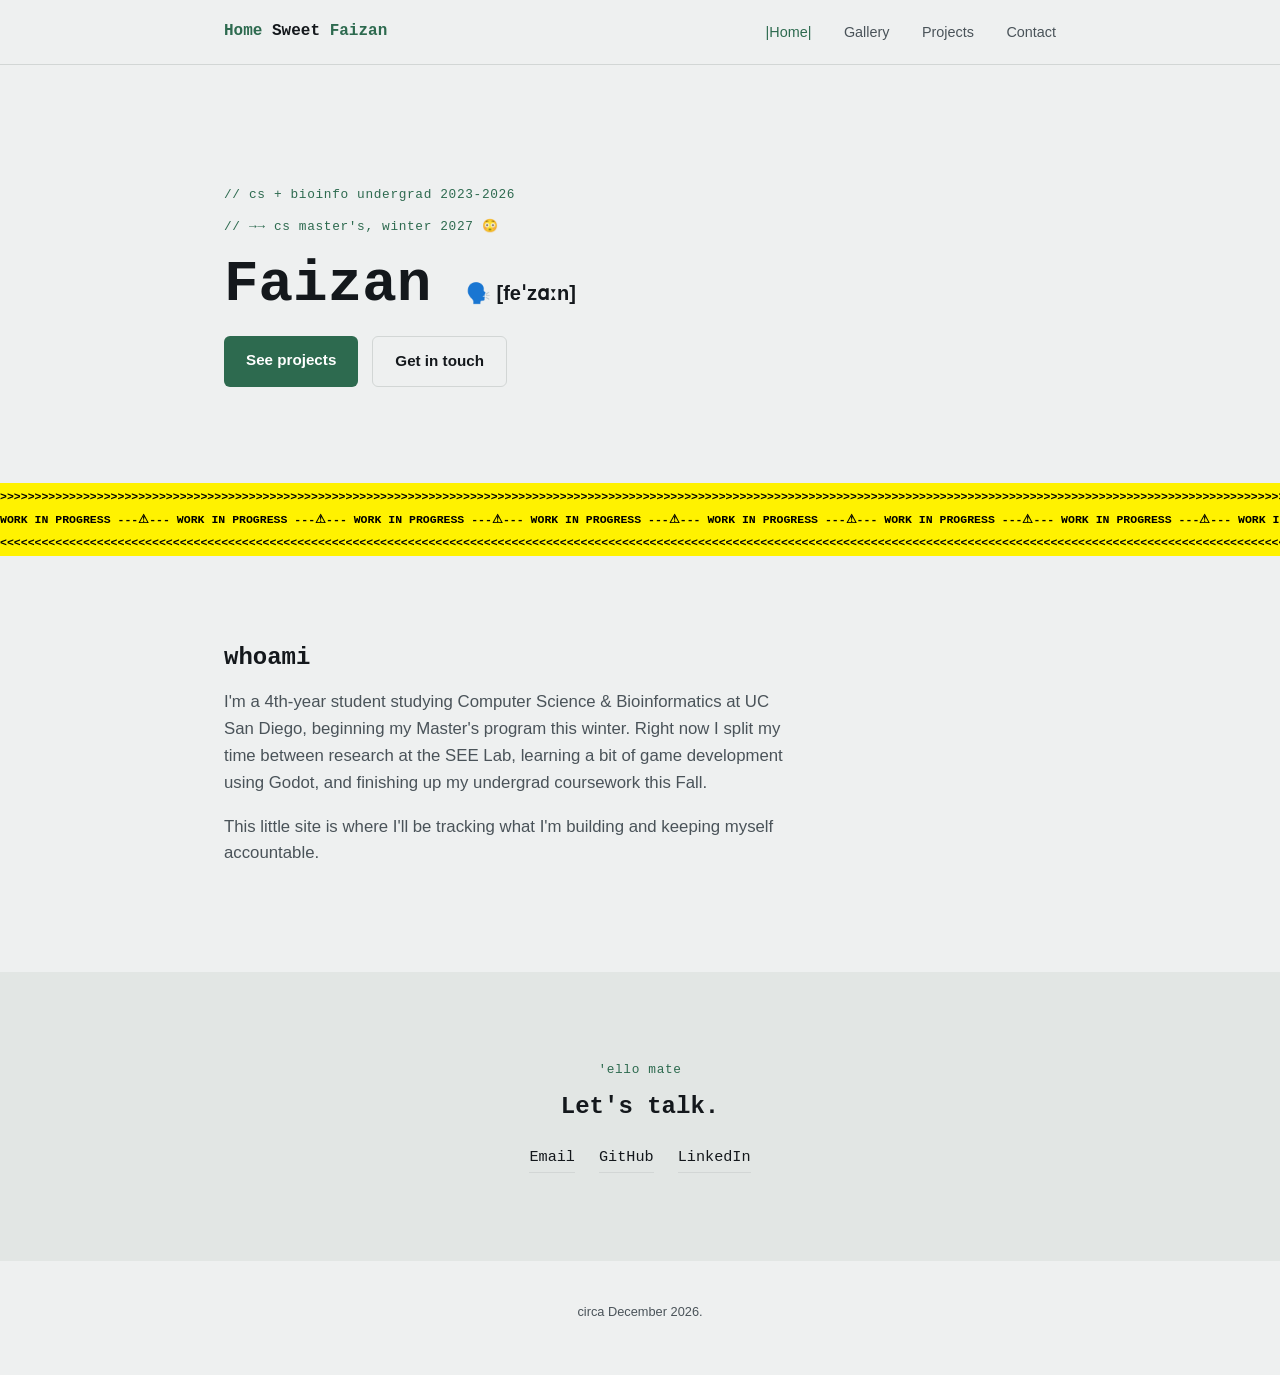
<file: index.html>
<!DOCTYPE html>
<html lang="en">
<head>
  <meta charset="UTF-8">
  <meta name="author" content="Faizan Niazi">
  <meta name="description" content="The aggregate of unredacted faizan files.">
  <meta name="viewport" content="width=device-width, initial-scale=1.0">
  <title>Home Sweet Faizan</title>
  <link rel="stylesheet" href="style.css">
</head>
<body>

  <!-- ============ NAV BAR ============ -->
  <header class="nav">
    <div class="nav-inner">
      <span class="nav-logo"><span class="accent">Home</span> Sweet <span class="accent">Faizan</span></span>
      <nav>
        <a href="#about">|Home|</a>
        <a href="gallery.html">Gallery</a>
        <a href="projects.html">Projects</a>
        <a href="#contact">Contact</a>
      </nav>
    </div>
  </header>

  <!-- ============ INTRO AKA HERO ============ -->
  <section class="hero">
    <div class="hero-inner">
      <p class="eyebrow">// cs + bioinfo undergrad 2023-2026 </p>
      <p class="eyebrow">// →→ cs master's, winter 2027 😳</p>
      <h1>Faizan <span style="font-size: 20px; font-family:Helvetica">🗣️ [feˈzɑːn]</span></h1>
      <!-- <p class="hero-sub">
        There are dangers and a ship in the harbor is safe, <br>
        but that's why we build harbors; that is not why we build ships.
      </p>
      <p class="hero-credits"> 
        - That one Reddit comment I read long ago.
      </p> -->
      <div class="hero-actions">
        <a href="#projects" class="btn btn-primary">See projects</a>
        <a href="#contact" class="btn btn-ghost">Get in touch</a>
      </div>
    </div>
  </section>

  <!-- ============ WIP ============ -->
  <wip-banner></wip-banner>

  <!-- ============ ABOOT ============ -->
  <section id="about" class="section">
    <div class="section-inner">
      <!-- <p class="eyebrow">whoami</p> -->
      <h2>whoami</h2>
      <p class="body-text">
        I'm a 4th-year student studying Computer Science & Bioinformatics at 
        UC San Diego, beginning my Master's program this winter. Right now I split 
        my time between research at the SEE Lab, learning a bit of game development 
        using Godot, and finishing up my undergrad coursework this Fall.
      </p>
      <p class="body-text">
        This little site 
        is where I'll be tracking what I'm building and keeping myself accountable.
      </p>
    </div>
  </section>

  <!-- ============ CONTACT ============ -->
  <section id="contact" class="section section-alt">
    <div class="section-inner center">
      <p class="eyebrow">'ello mate</p>
      <h2>Let's talk.</h2>
      <div class="contact-links">
        <a href="mailto:faizananiazi@gmail.com">Email</a>
        <a href="https://github.com/Faizanni" target="_blank" rel="noopener">GitHub</a>
        <a href="https://linkedin.com/in/faizanniazi" target="_blank" rel="noopener">LinkedIn</a>
      </div>
    </div>
  </section>

  <footer class="footer">
    <p>circa <span id="last-updated"></span>.</p>
  </footer>

  <script src="script.js"></script>
</body>
</html>
</file>
<file: style.css>
:root {
  /* Color */
  --bg:          #EEF0F0;   /* page background — cool off-white */
  --bg-alt:      #E2E6E4;   /* alternating section background */
  --ink:         #14181C;   /* primary text */
  --ink-soft:    #4A5359;   /* secondary text */
  --card:        #FFFFFF;   /* card surfaces */
  --accent:      #2D6A4F;   /* forest green — growth / progress */
  --accent-soft: #DCE9E2;   /* accent tint for backgrounds */
  --gold:        #B0842E;   /* secondary accent — used sparingly */
  --line:        #D2D6D5;   /* hairline borders */

  /* Type */
  --font-display: "IBM Plex Mono", "SFMono-Regular", Consolas, monospace;
  --font-body:    "IBM Plex Sans", -apple-system, "Segoe UI", sans-serif;

  /* Layout */
  --max-width: 880px;
  --radius: 6px;
}

/* =========================================================
   RESET
   ========================================================= */
* { box-sizing: border-box; }
html, body {
  margin: 0;
  padding: 0;
}
body {
  background: var(--bg);
  color: var(--ink);
  font-family: var(--font-body);
  line-height: 1.6;
  -webkit-font-smoothing: antialiased;
}
a {
  color: inherit;
  text-decoration: none;
}
h1, h2, h3 {
  font-family: var(--font-display);
  margin: 0 0 0.4em 0;
  line-height: 1.2;
}
img { max-width: 100%; display: block; }

:focus-visible {
  outline: 2px solid var(--accent);
  outline-offset: 3px;
}

@media (prefers-reduced-motion: reduce) {
  * { animation: none !important; transition: none !important; }
}

/* =========================================================
   SHARED LAYOUT
   ========================================================= */
.section-inner, .nav-inner, .hero-inner {
  max-width: var(--max-width);
  margin: 0 auto;
  padding: 0 24px;
}
.section {
  padding: 88px 0;
  background: var(--bg);
}
.section-alt {
  background: var(--bg-alt);
}
.center { text-align: center; }

.eyebrow {
  font-family: var(--font-display);
  font-size: 0.8rem;
  letter-spacing: 0.05em;
  color: var(--accent);
  margin: 0 0 12px 0;
}

.body-text {
  max-width: 62ch;
  color: var(--ink-soft);
  font-size: 1.05rem;
}
.body-text.muted { margin-bottom: 32px; }

/* =========================================================
   NAV
   ========================================================= */
.nav {
  position: sticky;
  top: 0;
  z-index: 10;
  background: rgba(238, 240, 240, 0.85);
  backdrop-filter: blur(8px);
  border-bottom: 1px solid var(--line);
}
.nav-inner {
  display: flex;
  align-items: center;
  justify-content: space-between;
  height: 64px;
}
.nav-logo {
  font-family: var(--font-display);
  font-weight: 600;
}
.nav-logo .accent { color: var(--accent); }
.nav nav a {
  margin-left: 28px;
  font-size: 0.9rem;
  color: var(--ink-soft);
  transition: color 0.15s ease;
}
.nav nav a:hover { color: var(--accent); }

/* =========================================================
   HERO
   ========================================================= */
.hero {
  padding: 120px 0 96px 0;
}
.hero h1 {
  font-size: clamp(2.4rem, 6vw, 3.6rem);
  margin-bottom: 0.3em;
}
.hero-sub {
  max-width: 52ch;
  font-style:italic;
  font-size: 1.15rem;
  color: var(--ink-soft);
  margin-bottom: 36px;
}
.hero-credits {
  text-align: center;
  /* font-style:italic; */
  font-size: 0.85rem;
  color: var(--ink-soft);
}
.hero-actions { display: flex; gap: 14px; flex-wrap: wrap; }

.btn {
  display: inline-block;
  padding: 12px 22px;
  border-radius: var(--radius);
  font-size: 0.95rem;
  font-weight: 600;
  transition: transform 0.15s ease, background 0.15s ease;
}
.btn:hover { transform: translateY(-1px); }
.btn-primary {
  background: var(--accent);
  color: #fff;
}
.btn-primary:hover { background: #245a41; }
.btn-ghost {
  border: 1px solid var(--line);
  color: var(--ink);
}
.btn-ghost:hover { border-color: var(--accent); color: var(--accent); }

/* =========================================================
   BUILD LOG (signature element)
   ========================================================= */
.log {
  list-style: none;
  margin: 40px 0 0 0;
  padding: 0;
  border-top: 1px solid var(--line);
}
.log-entry {
  display: flex;
  gap: 20px;
  padding: 18px 0;
  border-bottom: 1px solid var(--line);
}
.log-hash {
  flex-shrink: 0;
  font-family: var(--font-display);
  font-size: 0.85rem;
  color: var(--ink-soft);
  padding-top: 2px;
  width: 74px;
}
.log-content p {
  margin: 6px 0 4px 0;
}
.log-tag {
  display: inline-block;
  font-family: var(--font-display);
  font-size: 0.72rem;
  padding: 2px 8px;
  border-radius: 999px;
  color: #fff;
}
.tag-research { background: var(--accent); }
.tag-gamedev  { background: var(--gold); }
.tag-dsa      { background: #3A5A9B; }

.log-date {
  font-size: 0.8rem;
  color: var(--ink-soft);
}

/* =========================================================
   PROJECTS
   ========================================================= */
.project-grid {
  display: grid;
  grid-template-columns: repeat(auto-fit, minmax(220px, 1fr));
  gap: 24px;
  margin-top: 40px;
}
.project-card {
  background: var(--card);
  border: 1px solid var(--line);
  border-radius: var(--radius);
  padding: 20px;
  transition: box-shadow 0.15s ease, transform 0.15s ease;
}
.project-card:hover {
  box-shadow: 0 6px 20px rgba(20, 24, 28, 0.08);
  transform: translateY(-2px);
}
.project-thumb {
  height: 120px;
  border-radius: var(--radius);
  background: var(--accent-soft);
  margin-bottom: 16px;
}
.project-card h3 { font-size: 1.05rem; }
.project-card p {
  color: var(--ink-soft);
  font-size: 0.92rem;
  margin: 8px 0 14px 0;
}
.project-links { display: flex; gap: 16px; }
.project-links a {
  font-size: 0.85rem;
  font-weight: 600;
  color: var(--accent);
}

/* =========================================================
   CONTACT
   ========================================================= */
.contact-links {
  display: flex;
  gap: 24px;
  justify-content: center;
  margin-top: 24px;
  flex-wrap: wrap;
}
.contact-links a {
  font-family: var(--font-display);
  font-size: 0.95rem;
  border-bottom: 1px solid var(--line);
  padding-bottom: 2px;
  transition: border-color 0.15s ease, color 0.15s ease;
}
.contact-links a:hover {
  color: var(--accent);
  border-color: var(--accent);
}

/* =========================================================
   FOOTER
   ========================================================= */
.footer {
  text-align: center;
  padding: 28px 0 40px 0;
  font-size: 0.8rem;
  color: var(--ink-soft);
}

/* =========================================================
   RESPONSIVE
   ========================================================= */
@media (max-width: 600px) {
  .nav nav a { margin-left: 16px; font-size: 0.82rem; }
  .section { padding: 64px 0; }
  .log-entry { flex-direction: column; gap: 6px; }
  .log-hash { width: auto; }
}

/* =========================================================
   WIP BANNER
   ========================================================= */
wip-banner {
  display: block;
  width: 100vw;
  margin-left: calc(50% - 50vw);
  overflow: hidden;
  padding: 2px 0;
  color: #000000;
  background: #fff200;
  font-family: var(--font-display);
  font-size: 0.72rem;
  font-weight: bold;
  line-height: 2;
  white-space: nowrap;
  cursor: pointer;
}

wip-banner div {
  width: max-content;
}

wip-banner div:nth-child(2) {
  animation: wip-scroll 300s linear infinite;
  will-change: transform;
}

wip-banner.is-paused div:nth-child(2) {
  animation-play-state: paused;
}

@keyframes wip-scroll {
  from { transform: translateX(-10%); }
  to { transform: translateX(0%); }
}
</file>
